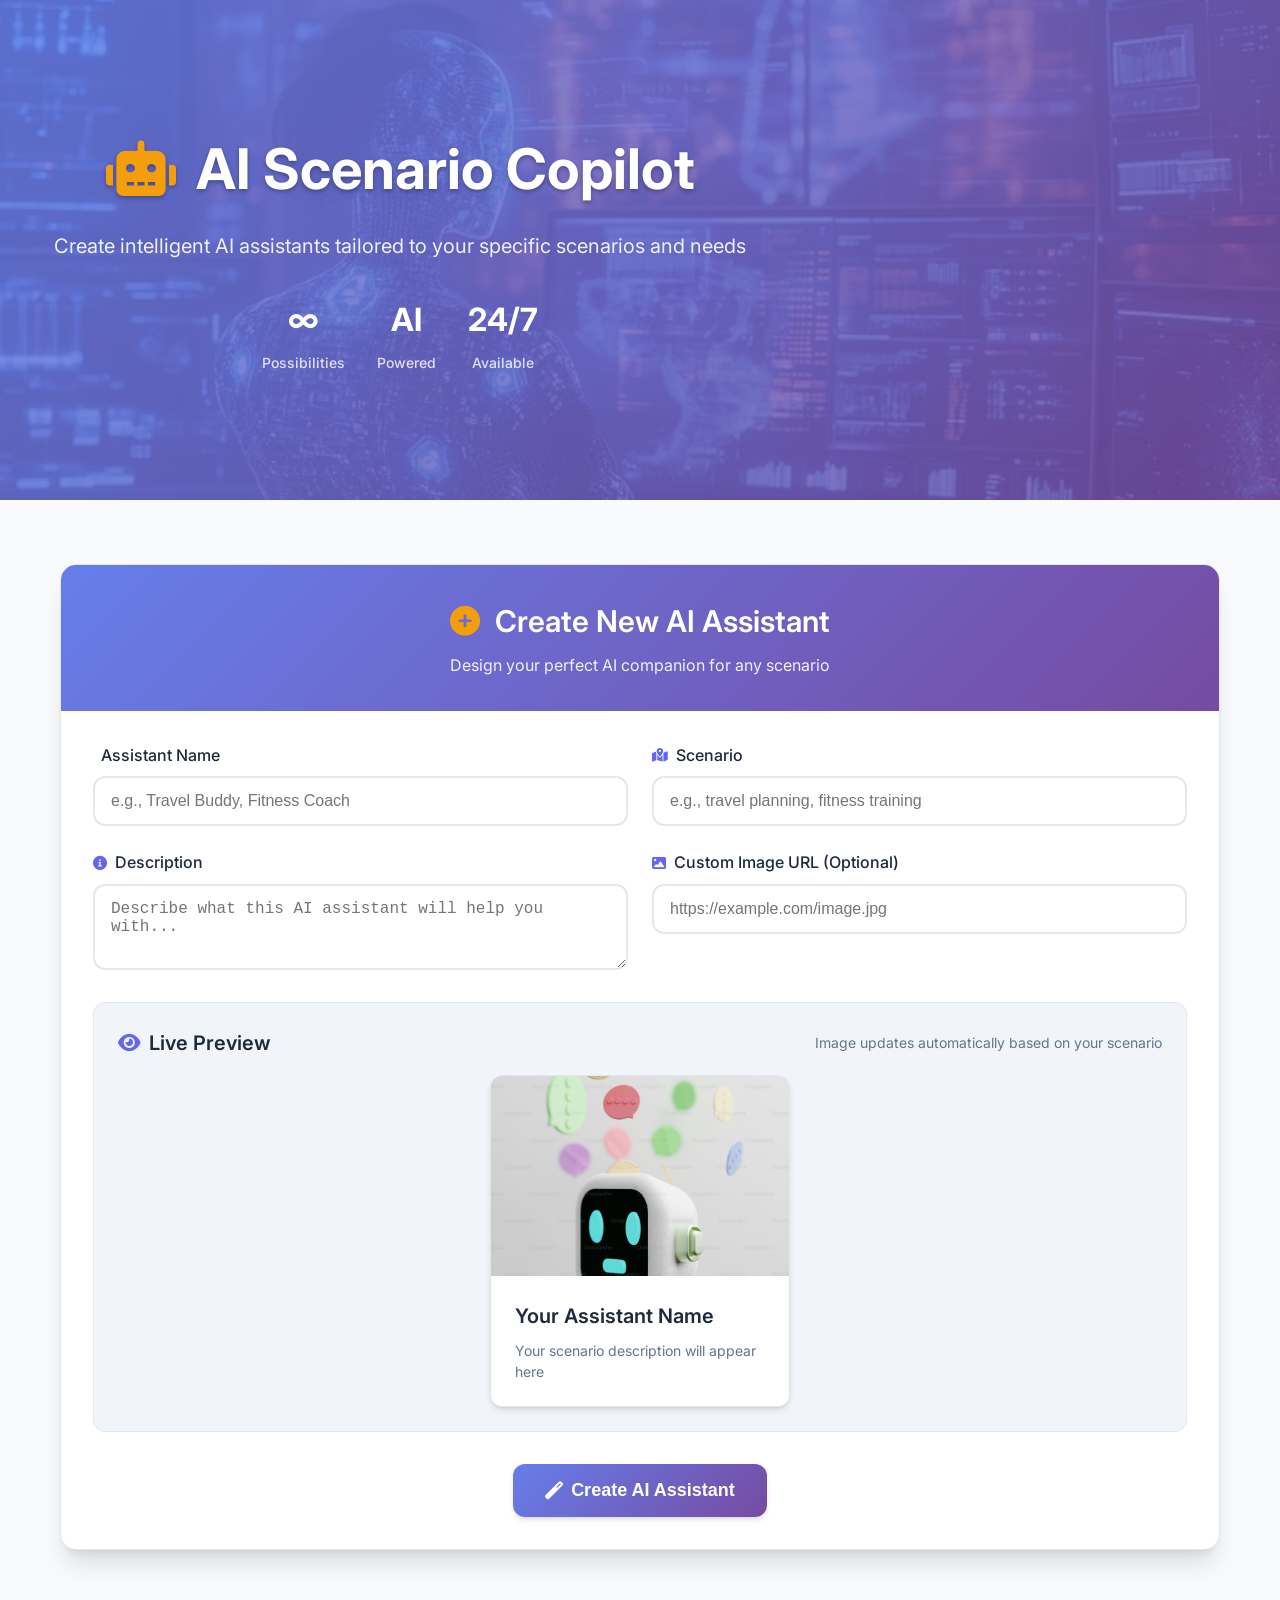
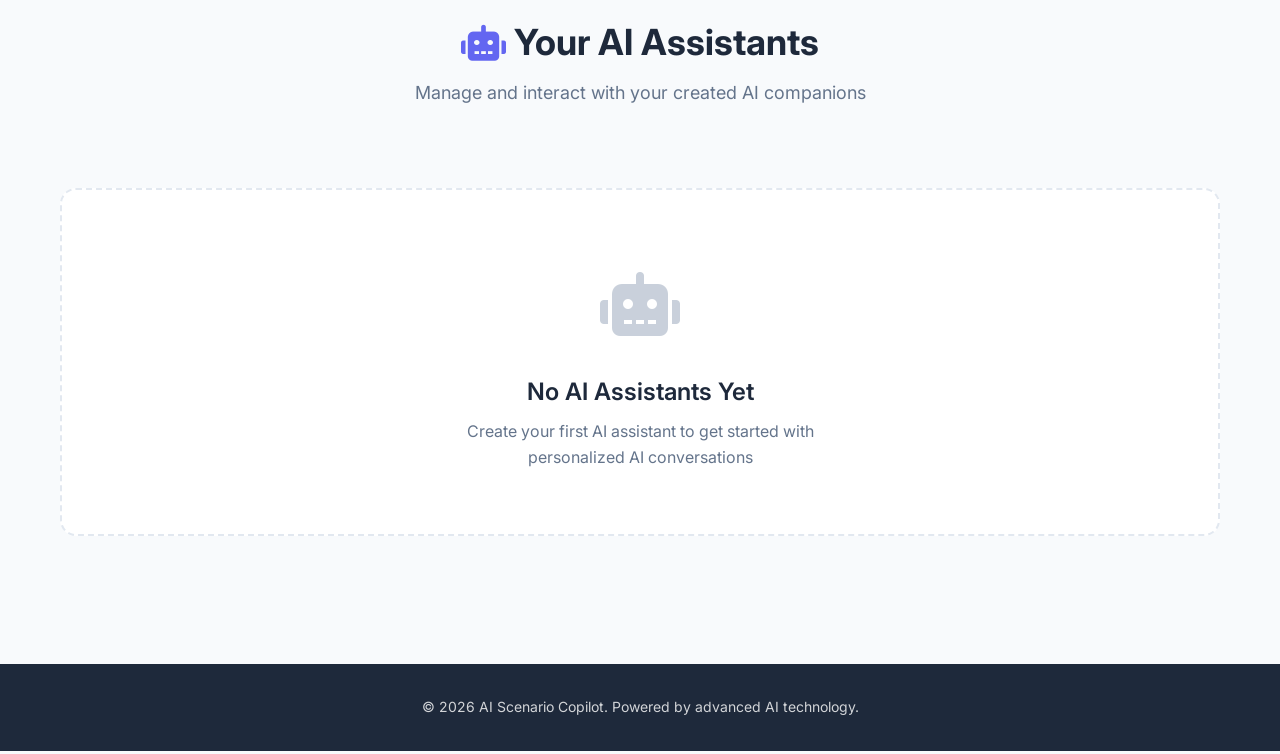
<file: index.html>
<!DOCTYPE html>
<html lang="en">
<head>
    <meta charset="UTF-8">
    <meta name="viewport" content="width=device-width, initial-scale=1.0">
    <title>AI Scenario Copilot</title>
    <link rel="stylesheet" href="css/style.css">
    <link href="https://fonts.googleapis.com/css2?family=Inter:wght@300;400;500;600;700&display=swap" rel="stylesheet">
    <link rel="stylesheet" href="https://cdnjs.cloudflare.com/ajax/libs/font-awesome/6.0.0/css/all.min.css">
</head>

<body>
    <!-- Hero Section -->
    <section class="hero">
        <div class="hero-overlay">
            <div class="hero-content">
                <h1 class="hero-title">
                    <i class="fas fa-robot"></i>
                    AI Scenario Copilot
                </h1>
                <p class="hero-subtitle">Create intelligent AI assistants tailored to your specific scenarios and needs</p>
                <div class="hero-stats">
                    <div class="stat">
                        <span class="stat-number">∞</span>
                        <span class="stat-label">Possibilities</span>
                    </div>
                    <div class="stat">
                        <span class="stat-number">AI</span>
                        <span class="stat-label">Powered</span>
                    </div>
                    <div class="stat">
                        <span class="stat-number">24/7</span>
                        <span class="stat-label">Available</span>
                    </div>
                </div>
            </div>
        </div>
    </section>

    <!-- Main Dashboard -->
    <main class="dashboard">
        <!-- Create Bot Section -->
        <section class="create-section">
            <div class="container">
                <div class="create-card">
                    <div class="create-header">
                        <h2><i class="fas fa-plus-circle"></i> Create New AI Assistant</h2>
                        <p>Design your perfect AI companion for any scenario</p>
                    </div>

                    <div class="create-form">
                        <div class="form-row">
                            <div class="form-group">
                                <label for="botName">
                                    <i class="fas fa-user-robot"></i>
                                    Assistant Name
                                </label>
                                <input type="text" id="botName" placeholder="e.g., Travel Buddy, Fitness Coach" required>
                            </div>

                            <div class="form-group">
                                <label for="scenario">
                                    <i class="fas fa-map-marked-alt"></i>
                                    Scenario
                                </label>
                                <input type="text" id="scenario" placeholder="e.g., travel planning, fitness training" required>
                            </div>
                        </div>

                        <div class="form-row">
                            <div class="form-group">
                                <label for="metadata">
                                    <i class="fas fa-info-circle"></i>
                                    Description
                                </label>
                                <textarea id="metadata" placeholder="Describe what this AI assistant will help you with..." rows="3" required></textarea>
                            </div>

                            <div class="form-group">
                                <label for="imageUrl">
                                    <i class="fas fa-image"></i>
                                    Custom Image URL (Optional)
                                </label>
                                <input type="url" id="imageUrl" placeholder="https://example.com/image.jpg">
                            </div>
                        </div>

                        <div class="preview-section">
                            <div class="preview-header">
                                <h3><i class="fas fa-eye"></i> Live Preview</h3>
                                <span class="preview-note">Image updates automatically based on your scenario</span>
                            </div>
                            <div class="preview-container">
                                <div class="preview-card">
                                    <div class="preview-image-container">
                                        <img id="previewImage" src="images/default.png" alt="Bot Preview">
                                        <div class="preview-overlay">
                                            <span class="preview-text">Preview</span>
                                        </div>
                                    </div>
                                    <div class="preview-info">
                                        <h4 id="previewName">Your Assistant Name</h4>
                                        <p id="previewScenario">Your scenario description will appear here</p>
                                    </div>
                                </div>
                            </div>
                        </div>

                        <div class="form-actions">
                            <button type="button" class="create-btn" onclick="createBot()">
                                <i class="fas fa-magic"></i>
                                Create AI Assistant
                            </button>
                        </div>
                    </div>
                </div>
            </div>
        </section>

        <!-- Your Bots Section -->
        <section class="bots-section">
            <div class="container">
                <div class="section-header">
                    <h2><i class="fas fa-robot"></i> Your AI Assistants</h2>
                    <p>Manage and interact with your created AI companions</p>
                </div>

                <div id="botContainer" class="bots-grid">
                    <!-- Bots will be loaded here -->
                </div>

                <div id="emptyState" class="empty-state">
                    <div class="empty-icon">
                        <i class="fas fa-robot"></i>
                    </div>
                    <h3>No AI Assistants Yet</h3>
                    <p>Create your first AI assistant to get started with personalized AI conversations</p>
                </div>
            </div>
        </section>
    </main>

    <!-- Footer -->
    <footer class="footer">
        <div class="container">
            <p>&copy; 2026 AI Scenario Copilot. Powered by advanced AI technology.</p>
        </div>
    </footer>

    <script src="js/dashboard.js"></script>
</body>
</html>
</file>
<file: css/style.css>
/* Reset and Base Styles */
* {
    margin: 0;
    padding: 0;
    box-sizing: border-box;
}

:root {
    --primary-color: #6366f1;
    --primary-dark: #4f46e5;
    --secondary-color: #06b6d4;
    --accent-color: #f59e0b;
    --success-color: #10b981;
    --error-color: #ef4444;
    --background: #f8fafc;
    --surface: #ffffff;
    --surface-hover: #f1f5f9;
    --text-primary: #1e293b;
    --text-secondary: #64748b;
    --text-muted: #94a3b8;
    --border: #e2e8f0;
    --shadow-sm: 0 1px 2px 0 rgb(0 0 0 / 0.05);
    --shadow-md: 0 4px 6px -1px rgb(0 0 0 / 0.1), 0 2px 4px -2px rgb(0 0 0 / 0.1);
    --shadow-lg: 0 10px 15px -3px rgb(0 0 0 / 0.1), 0 4px 6px -4px rgb(0 0 0 / 0.1);
    --shadow-xl: 0 20px 25px -5px rgb(0 0 0 / 0.1), 0 8px 10px -6px rgb(0 0 0 / 0.1);
    --gradient-primary: linear-gradient(135deg, #667eea 0%, #764ba2 100%);
    --gradient-secondary: linear-gradient(135deg, #f093fb 0%, #f5576c 100%);
    --border-radius: 12px;
    --border-radius-lg: 16px;
}

body {
    font-family: 'Inter', -apple-system, BlinkMacSystemFont, 'Segoe UI', Roboto, sans-serif;
    background: var(--background);
    color: var(--text-primary);
    line-height: 1.6;
    overflow-x: hidden;
}

/* Container */
.container {
    max-width: 1200px;
    margin: 0 auto;
    padding: 0 20px;
}

/* Hero Section */
.hero {
    position: relative;
    height: 500px;
    background: url("../images/hero.png") center/cover no-repeat;
    display: flex;
    align-items: center;
    justify-content: center;
    text-align: center;
    overflow: hidden;
}

.hero::before {
    content: '';
    position: absolute;
    top: 0;
    left: 0;
    right: 0;
    bottom: 0;
    background: var(--gradient-primary);
    opacity: 0.85;
}

.hero-overlay {
    position: relative;
    z-index: 2;
    width: 100%;
}

.hero-content {
    max-width: 800px;
    padding: 0 20px;
}

.hero-title {
    font-size: 3.5rem;
    font-weight: 700;
    color: white;
    margin-bottom: 1rem;
    text-shadow: 0 2px 4px rgba(0, 0, 0, 0.3);
}

.hero-title i {
    margin-right: 0.5rem;
    color: var(--accent-color);
}

.hero-subtitle {
    font-size: 1.25rem;
    color: rgba(255, 255, 255, 0.9);
    margin-bottom: 2rem;
    font-weight: 400;
}

.hero-stats {
    display: flex;
    justify-content: center;
    gap: 2rem;
    margin-top: 2rem;
}

.stat {
    text-align: center;
}

.stat-number {
    display: block;
    font-size: 2rem;
    font-weight: 700;
    color: white;
    margin-bottom: 0.25rem;
}

.stat-label {
    font-size: 0.875rem;
    color: rgba(255, 255, 255, 0.8);
    font-weight: 500;
}

/* Dashboard */
.dashboard {
    padding: 4rem 0;
}

/* Create Section */
.create-section {
    margin-bottom: 4rem;
}

.create-card {
    background: var(--surface);
    border-radius: var(--border-radius-lg);
    box-shadow: var(--shadow-xl);
    overflow: hidden;
    border: 1px solid var(--border);
}

.create-header {
    background: var(--gradient-primary);
    padding: 2rem;
    text-align: center;
    color: white;
}

.create-header h2 {
    font-size: 1.875rem;
    font-weight: 600;
    margin-bottom: 0.5rem;
}

.create-header h2 i {
    margin-right: 0.5rem;
    color: var(--accent-color);
}

.create-header p {
    opacity: 0.9;
    font-size: 1rem;
}

.create-form {
    padding: 2rem;
}

/* Form Styles */
.form-row {
    display: grid;
    grid-template-columns: 1fr 1fr;
    gap: 1.5rem;
    margin-bottom: 1.5rem;
}

.form-group {
    display: flex;
    flex-direction: column;
}

.form-group label {
    font-weight: 500;
    color: var(--text-primary);
    margin-bottom: 0.5rem;
    display: flex;
    align-items: center;
    gap: 0.5rem;
}

.form-group label i {
    color: var(--primary-color);
    font-size: 0.875rem;
}

.form-group input,
.form-group textarea {
    padding: 0.875rem 1rem;
    border: 2px solid var(--border);
    border-radius: var(--border-radius);
    font-size: 1rem;
    transition: all 0.2s ease;
    background: var(--surface);
    color: var(--text-primary);
}

.form-group input:focus,
.form-group textarea:focus {
    outline: none;
    border-color: var(--primary-color);
    box-shadow: 0 0 0 3px rgba(99, 102, 241, 0.1);
}

.form-group textarea {
    resize: vertical;
    min-height: 80px;
}

/* Preview Section */
.preview-section {
    margin-top: 2rem;
    padding: 1.5rem;
    background: var(--surface-hover);
    border-radius: var(--border-radius);
    border: 1px solid var(--border);
}

.preview-header {
    display: flex;
    justify-content: space-between;
    align-items: center;
    margin-bottom: 1rem;
}

.preview-header h3 {
    font-size: 1.25rem;
    font-weight: 600;
    color: var(--text-primary);
    display: flex;
    align-items: center;
    gap: 0.5rem;
}

.preview-header h3 i {
    color: var(--primary-color);
}

.preview-note {
    font-size: 0.875rem;
    color: var(--text-secondary);
}

.preview-container {
    display: flex;
    justify-content: center;
}

.preview-card {
    background: var(--surface);
    border-radius: var(--border-radius);
    box-shadow: var(--shadow-md);
    overflow: hidden;
    width: 300px;
    border: 1px solid var(--border);
    transition: transform 0.2s ease;
}

.preview-card:hover {
    transform: translateY(-2px);
}

.preview-image-container {
    position: relative;
    height: 200px;
    overflow: hidden;
}

.preview-image-container img {
    width: 100%;
    height: 100%;
    object-fit: cover;
    transition: transform 0.3s ease;
}

.preview-card:hover .preview-image-container img {
    transform: scale(1.05);
}

.preview-overlay {
    position: absolute;
    top: 0;
    left: 0;
    right: 0;
    bottom: 0;
    background: rgba(0, 0, 0, 0.3);
    display: flex;
    align-items: center;
    justify-content: center;
    opacity: 0;
    transition: opacity 0.2s ease;
}

.preview-card:hover .preview-overlay {
    opacity: 1;
}

.preview-text {
    color: white;
    font-weight: 600;
    font-size: 0.875rem;
    background: rgba(0, 0, 0, 0.7);
    padding: 0.5rem 1rem;
    border-radius: var(--border-radius);
}

.preview-info {
    padding: 1.5rem;
}

.preview-info h4 {
    font-size: 1.25rem;
    font-weight: 600;
    color: var(--text-primary);
    margin-bottom: 0.5rem;
}

.preview-info p {
    color: var(--text-secondary);
    font-size: 0.875rem;
    line-height: 1.5;
}

/* Form Actions */
.form-actions {
    margin-top: 2rem;
    text-align: center;
}

.create-btn {
    background: var(--gradient-primary);
    color: white;
    border: none;
    padding: 1rem 2rem;
    border-radius: var(--border-radius);
    font-size: 1.125rem;
    font-weight: 600;
    cursor: pointer;
    transition: all 0.2s ease;
    display: inline-flex;
    align-items: center;
    gap: 0.5rem;
    box-shadow: var(--shadow-md);
}

.create-btn:hover {
    transform: translateY(-2px);
    box-shadow: var(--shadow-lg);
}

.create-btn:active {
    transform: translateY(0);
}

/* Bots Section */
.bots-section {
    margin-bottom: 4rem;
}

.section-header {
    text-align: center;
    margin-bottom: 3rem;
}

.section-header h2 {
    font-size: 2.25rem;
    font-weight: 700;
    color: var(--text-primary);
    margin-bottom: 0.5rem;
    display: flex;
    align-items: center;
    justify-content: center;
    gap: 0.5rem;
}

.section-header h2 i {
    color: var(--primary-color);
}

.section-header p {
    font-size: 1.125rem;
    color: var(--text-secondary);
}

/* Bots Grid */
.bots-grid {
    display: grid;
    grid-template-columns: repeat(auto-fit, minmax(320px, 1fr));
    gap: 2rem;
    margin-bottom: 2rem;
}

.bot-card {
    background: var(--surface);
    border-radius: var(--border-radius-lg);
    box-shadow: var(--shadow-md);
    overflow: hidden;
    cursor: pointer;
    transition: all 0.3s ease;
    border: 1px solid var(--border);
    position: relative;
}

.bot-card:hover {
    transform: translateY(-8px);
    box-shadow: var(--shadow-xl);
}

.bot-image-container {
    position: relative;
    height: 240px;
    overflow: hidden;
}

.bot-image-container img {
    width: 100%;
    height: 100%;
    object-fit: cover;
    transition: transform 0.3s ease;
}

.bot-card:hover .bot-image-container img {
    transform: scale(1.1);
}

.bot-overlay {
    position: absolute;
    top: 0;
    left: 0;
    right: 0;
    bottom: 0;
    background: linear-gradient(135deg, rgba(99, 102, 241, 0.1) 0%, rgba(6, 182, 212, 0.1) 100%);
    opacity: 0;
    transition: opacity 0.3s ease;
}

.bot-card:hover .bot-overlay {
    opacity: 1;
}

.bot-info {
    padding: 1.5rem;
}

.bot-name {
    font-size: 1.25rem;
    font-weight: 600;
    color: var(--text-primary);
    margin-bottom: 0.5rem;
    display: flex;
    align-items: center;
    gap: 0.5rem;
}

.bot-name i {
    color: var(--primary-color);
}

.bot-scenario {
    color: var(--text-secondary);
    font-size: 0.875rem;
    line-height: 1.5;
    margin-bottom: 1rem;
}

.bot-meta {
    display: flex;
    justify-content: space-between;
    align-items: center;
    font-size: 0.75rem;
    color: var(--text-muted);
}

.bot-date {
    display: flex;
    align-items: center;
    gap: 0.25rem;
}

.bot-date i {
    font-size: 0.625rem;
}

/* Empty State */
.empty-state {
    text-align: center;
    padding: 4rem 2rem;
    background: var(--surface);
    border-radius: var(--border-radius-lg);
    border: 2px dashed var(--border);
}

.empty-icon {
    font-size: 4rem;
    color: var(--text-muted);
    margin-bottom: 1rem;
}

.empty-icon i {
    opacity: 0.5;
}

.empty-state h3 {
    font-size: 1.5rem;
    font-weight: 600;
    color: var(--text-primary);
    margin-bottom: 0.5rem;
}

.empty-state p {
    color: var(--text-secondary);
    max-width: 400px;
    margin: 0 auto;
}

/* Footer */
.footer {
    background: var(--text-primary);
    color: white;
    padding: 2rem 0;
    text-align: center;
}

.footer p {
    font-size: 0.875rem;
    opacity: 0.8;
}

/* Responsive Design */
@media (max-width: 768px) {
    .hero-title {
        font-size: 2.5rem;
    }

    .hero-stats {
        flex-direction: column;
        gap: 1rem;
    }

    .form-row {
        grid-template-columns: 1fr;
        gap: 1rem;
    }

    .preview-card {
        width: 100%;
        max-width: 300px;
    }

    .bots-grid {
        grid-template-columns: 1fr;
        gap: 1.5rem;
    }

    .section-header h2 {
        font-size: 1.875rem;
    }
}

@media (max-width: 480px) {
    .hero {
        height: 400px;
    }

    .hero-title {
        font-size: 2rem;
    }

    .create-form {
        padding: 1.5rem;
    }

    .create-header {
        padding: 1.5rem;
    }

    .preview-section {
        padding: 1rem;
    }
}

/* Animations */
@keyframes fadeInUp {
    from {
        opacity: 0;
        transform: translateY(30px);
    }
    to {
        opacity: 1;
        transform: translateY(0);
    }
}

.bot-card {
    animation: fadeInUp 0.6s ease-out;
}

.bot-card:nth-child(1) { animation-delay: 0.1s; }
.bot-card:nth-child(2) { animation-delay: 0.2s; }
.bot-card:nth-child(3) { animation-delay: 0.3s; }
.bot-card:nth-child(4) { animation-delay: 0.4s; }
.bot-card:nth-child(5) { animation-delay: 0.5s; }
.bot-card:nth-child(6) { animation-delay: 0.6s; }

/* Loading States */
.loading {
    opacity: 0.6;
    pointer-events: none;
}

.loading::after {
    content: '';
    position: absolute;
    top: 50%;
    left: 50%;
    width: 20px;
    height: 20px;
    margin: -10px 0 0 -10px;
    border: 2px solid var(--primary-color);
    border-top: 2px solid transparent;
    border-radius: 50%;
    animation: spin 1s linear infinite;
}

/* Notifications */
.notification {
    position: fixed;
    top: 20px;
    right: 20px;
    background: var(--surface);
    border-radius: var(--border-radius);
    box-shadow: var(--shadow-xl);
    padding: 1rem 1.5rem;
    display: flex;
    align-items: center;
    gap: 0.75rem;
    z-index: 1000;
    border-left: 4px solid var(--primary-color);
    animation: slideInRight 0.3s ease;
    max-width: 400px;
}

.notification-success {
    border-left-color: var(--success-color);
}

.notification-error {
    border-left-color: var(--error-color);
}

.notification-warning {
    border-left-color: var(--accent-color);
}

.notification i {
    font-size: 1.25rem;
}

.notification-success i {
    color: var(--success-color);
}

.notification-error i {
    color: var(--error-color);
}

.notification-warning i {
    color: var(--accent-color);
}

.notification-info i {
    color: var(--primary-color);
}

.notification span {
    flex: 1;
    font-size: 0.875rem;
    color: var(--text-primary);
}

.notification button {
    background: none;
    border: none;
    color: var(--text-muted);
    cursor: pointer;
    padding: 0.25rem;
    border-radius: 4px;
    transition: all 0.2s ease;
}

.notification button:hover {
    background: var(--surface-hover);
    color: var(--text-primary);
}

@keyframes slideInRight {
    from {
        transform: translateX(100%);
        opacity: 0;
    }
    to {
        transform: translateX(0);
        opacity: 1;
    }
}

/* Chat Page Styles */
.chat-page {
    background: linear-gradient(135deg, #667eea 0%, #764ba2 100%);
    min-height: 100vh;
    display: flex;
    align-items: center;
    justify-content: center;
}

.chat-container {
    width: 100%;
    max-width: 800px;
    height: 90vh;
    background: var(--surface);
    border-radius: var(--border-radius-lg);
    box-shadow: var(--shadow-xl);
    display: flex;
    flex-direction: column;
    overflow: hidden;
}

.chat-header {
    background: var(--gradient-primary);
    padding: 1rem 1.5rem;
    display: flex;
    justify-content: space-between;
    align-items: center;
    color: white;
}

.bot-info {
    display: flex;
    align-items: center;
    gap: 1rem;
}

#botAvatar {
    width: 50px;
    height: 50px;
    border-radius: 50%;
    object-fit: cover;
    border: 3px solid rgba(255, 255, 255, 0.3);
}

#botTitle {
    font-size: 1.25rem;
    font-weight: 600;
    margin: 0;
}

#botScenario {
    font-size: 0.875rem;
    opacity: 0.9;
    margin: 0.25rem 0 0 0;
}

.back-btn {
    background: rgba(255, 255, 255, 0.2);
    border: none;
    color: white;
    padding: 0.5rem 1rem;
    border-radius: var(--border-radius);
    cursor: pointer;
    transition: all 0.2s ease;
    font-weight: 500;
}

.back-btn:hover {
    background: rgba(255, 255, 255, 0.3);
}

.chat-messages {
    flex: 1;
    padding: 1rem;
    overflow-y: auto;
    background: #f8f9fa;
}

.message {
    margin-bottom: 1rem;
    display: flex;
    align-items: flex-start;
    gap: 0.75rem;
}

.message.user {
    justify-content: flex-end;
}

.message.user .message-content {
    background: var(--primary-color);
    color: white;
    border-radius: 18px 18px 4px 18px;
}

.message.bot .message-content {
    background: white;
    color: var(--text-primary);
    border-radius: 18px 18px 18px 4px;
    box-shadow: var(--shadow-sm);
}

.message-avatar {
    width: 36px;
    height: 36px;
    border-radius: 50%;
    object-fit: cover;
    flex-shrink: 0;
}

.message.user .message-avatar {
    order: 2;
}

.message-content {
    max-width: 70%;
    padding: 0.75rem 1rem;
    font-size: 0.875rem;
    line-height: 1.4;
    word-wrap: break-word;
}

.chat-input-container {
    padding: 1rem 1.5rem;
    background: white;
    border-top: 1px solid var(--border);
}

.typing-indicator {
    display: flex;
    align-items: center;
    gap: 0.25rem;
    margin-bottom: 0.5rem;
    padding: 0.5rem 1rem;
    background: #e3f2fd;
    border-radius: 18px;
    width: fit-content;
}

.typing-indicator span {
    width: 6px;
    height: 6px;
    border-radius: 50%;
    background: var(--primary-color);
    animation: typing 1.4s infinite ease-in-out;
}

.typing-indicator span:nth-child(2) {
    animation-delay: 0.2s;
}

.typing-indicator span:nth-child(3) {
    animation-delay: 0.4s;
}

@keyframes typing {
    0%, 60%, 100% {
        transform: translateY(0);
        opacity: 0.4;
    }
    30% {
        transform: Y(-10px);
        opacity: 1;
    }
}

.input-group {
    display: flex;
    gap: 0.5rem;
    align-items: center;
}

#userMessage {
    flex: 1;
    padding: 0.75rem 1rem;
    border: 2px solid var(--border);
    border-radius: 25px;
    font-size: 0.875rem;
    outline: none;
    transition: all 0.2s ease;
}

#userMessage:focus {
    border-color: var(--primary-color);
    box-shadow: 0 0 0 3px rgba(99, 102, 241, 0.1);
}

.send-btn {
    width: 44px;
    height: 44px;
    border-radius: 50%;
    background: var(--primary-color);
    border: none;
    color: white;
    cursor: pointer;
    display: flex;
    align-items: center;
    justify-content: center;
    transition: all 0.2s ease;
    font-size: 1rem;
}

.send-btn:hover {
    background: var(--primary-dark);
    transform: scale(1.05);
}

.send-btn:active {
    transform: scale(0.95);
}

/* Responsive */
@media (max-width: 768px) {
    .chat-container {
        height: 100vh;
        border-radius: 0;
        max-width: 100%;
    }

    .chat-header {
        padding: 1rem;
    }

    .bot-info {
        gap: 0.75rem;
    }

    #botAvatar {
        width: 40px;
        height: 40px;
    }

    #botTitle {
        font-size: 1.125rem;
    }

    .message-content {
        max-width: 80%;
    }

    .chat-input-container {
        padding: 1rem;
    }
}
</file>
